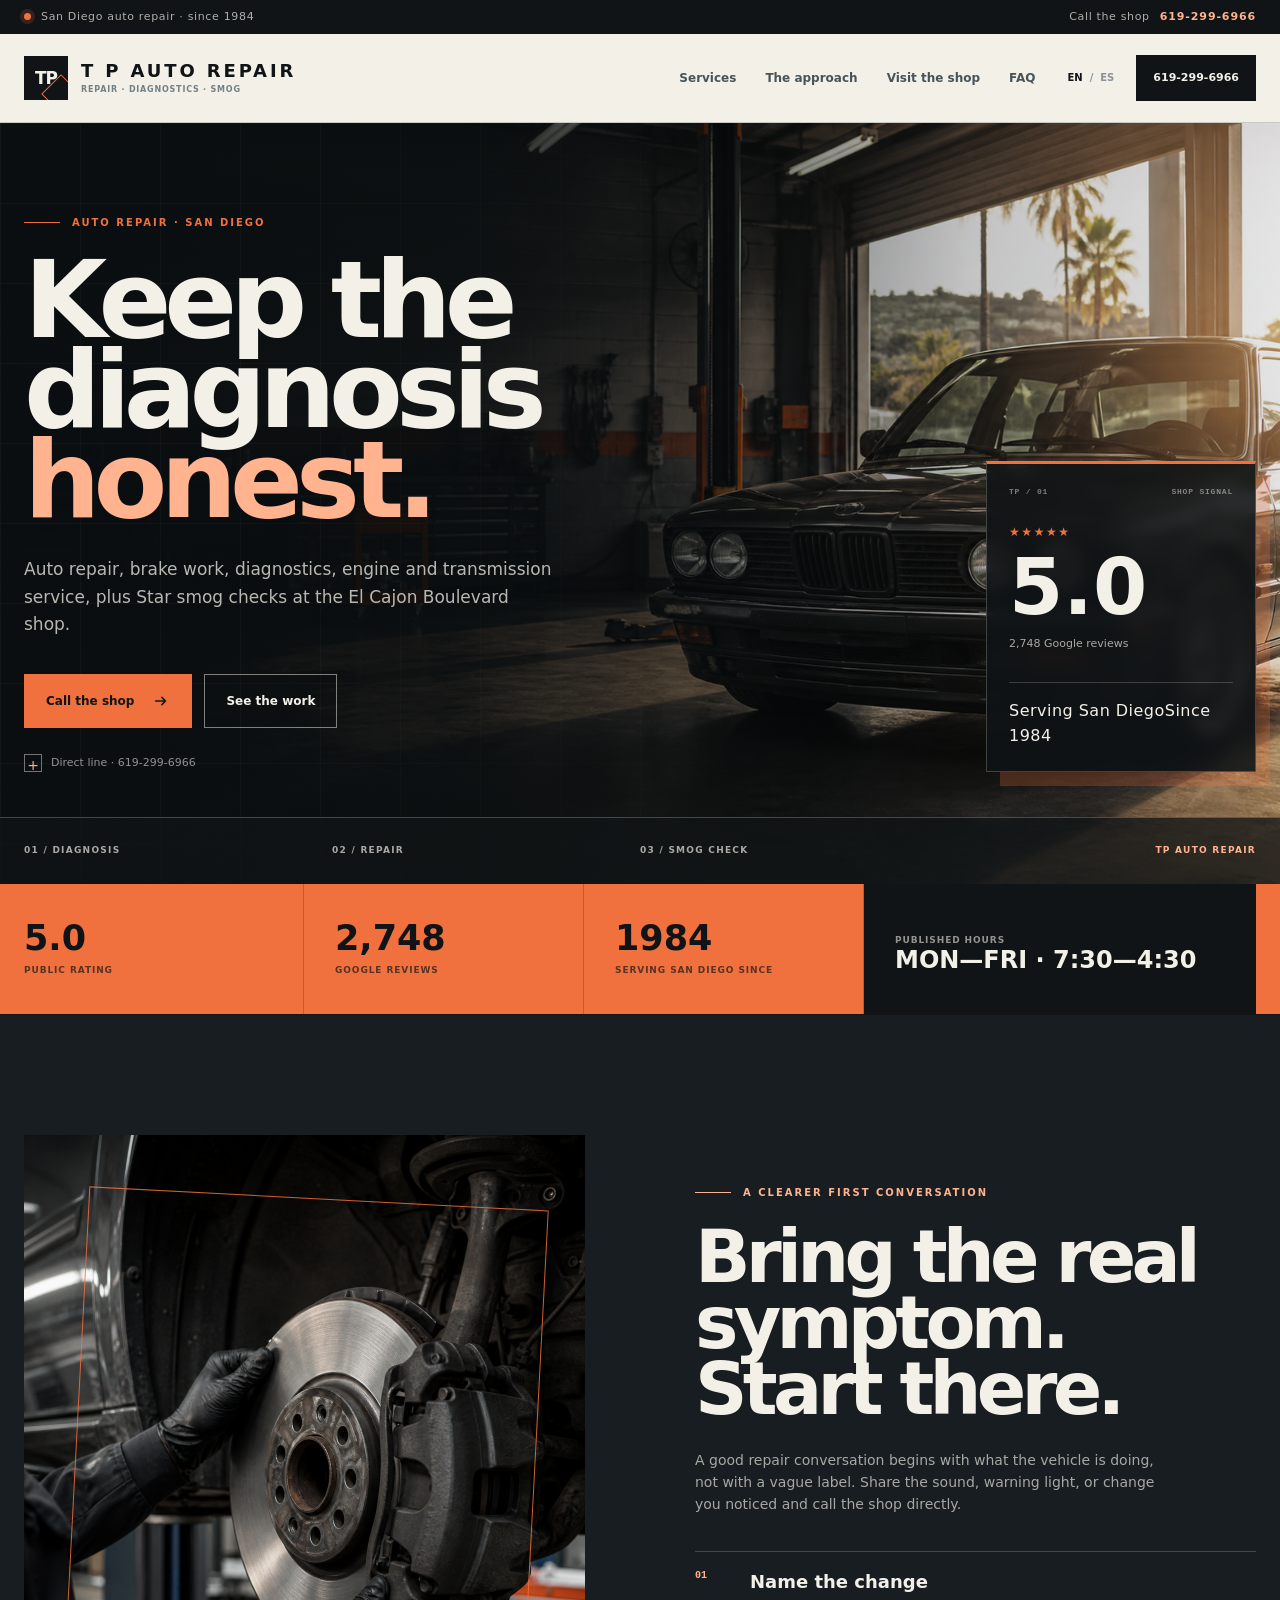
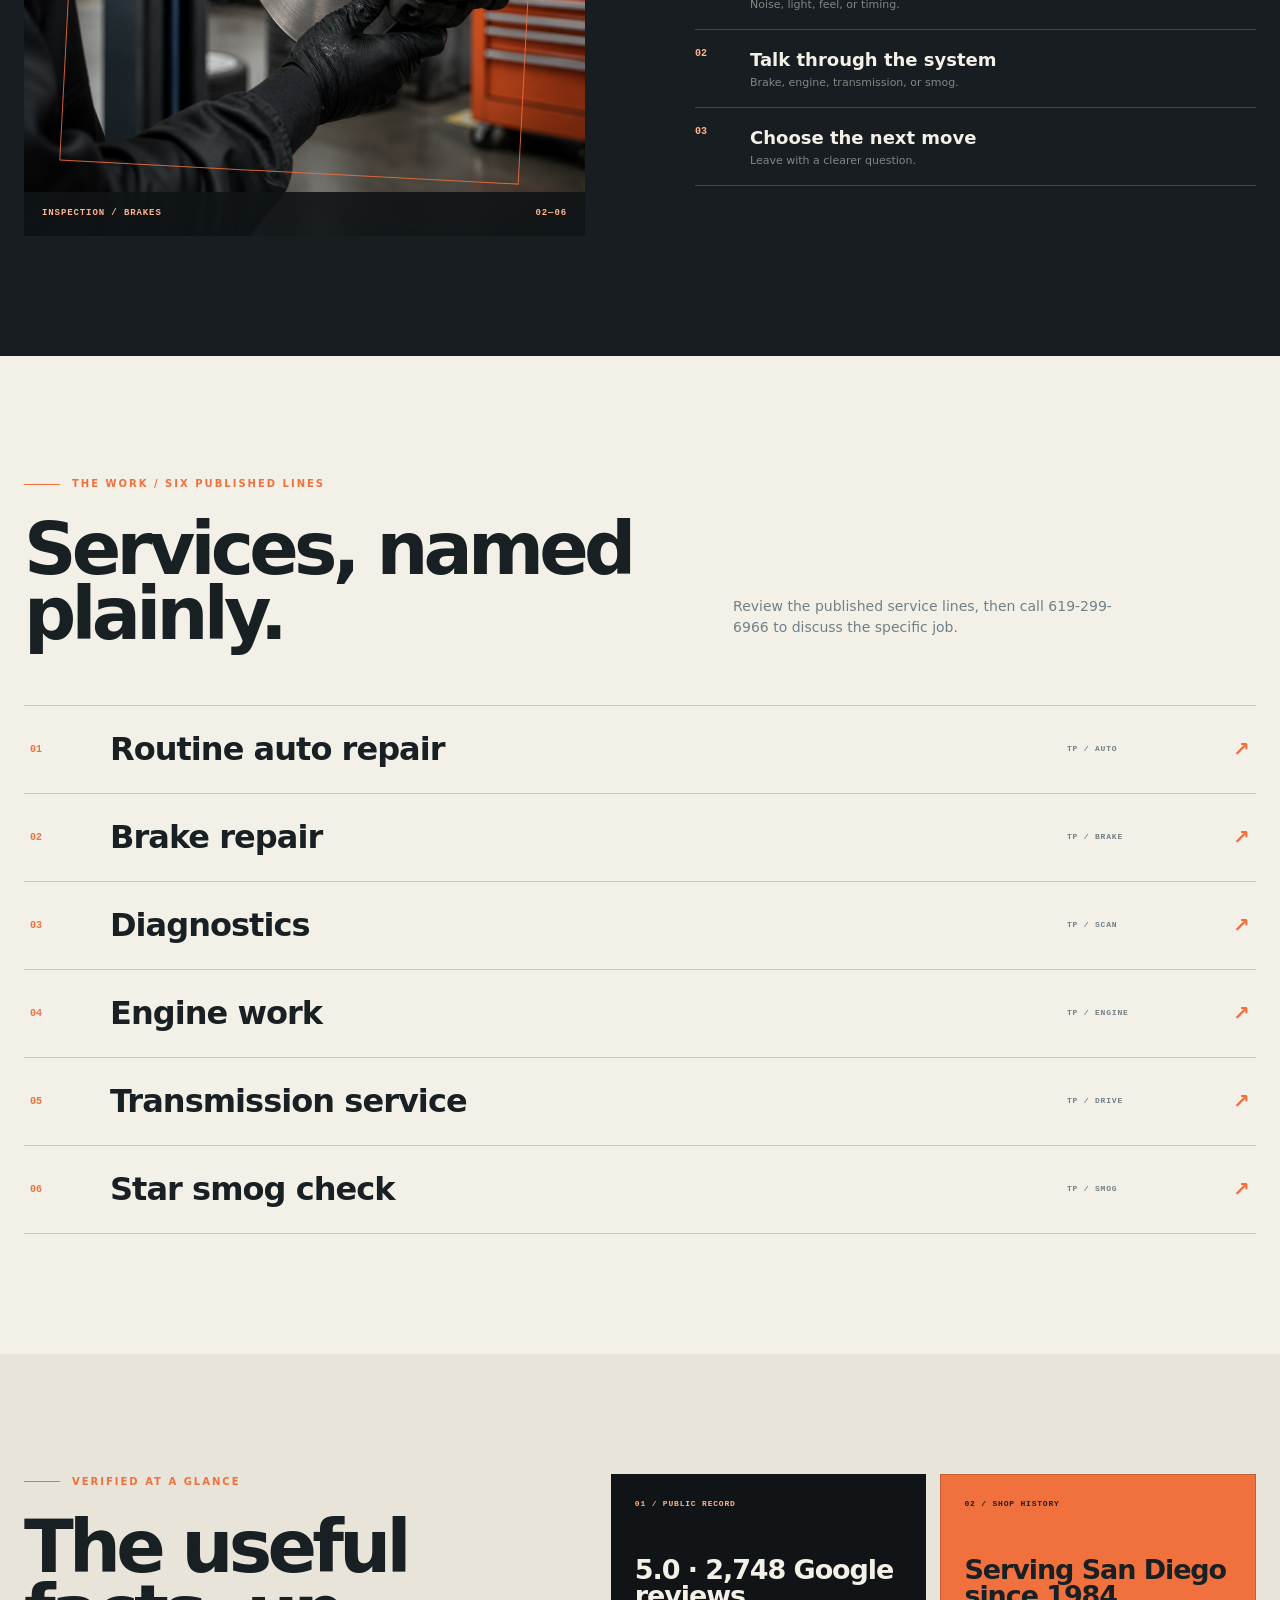
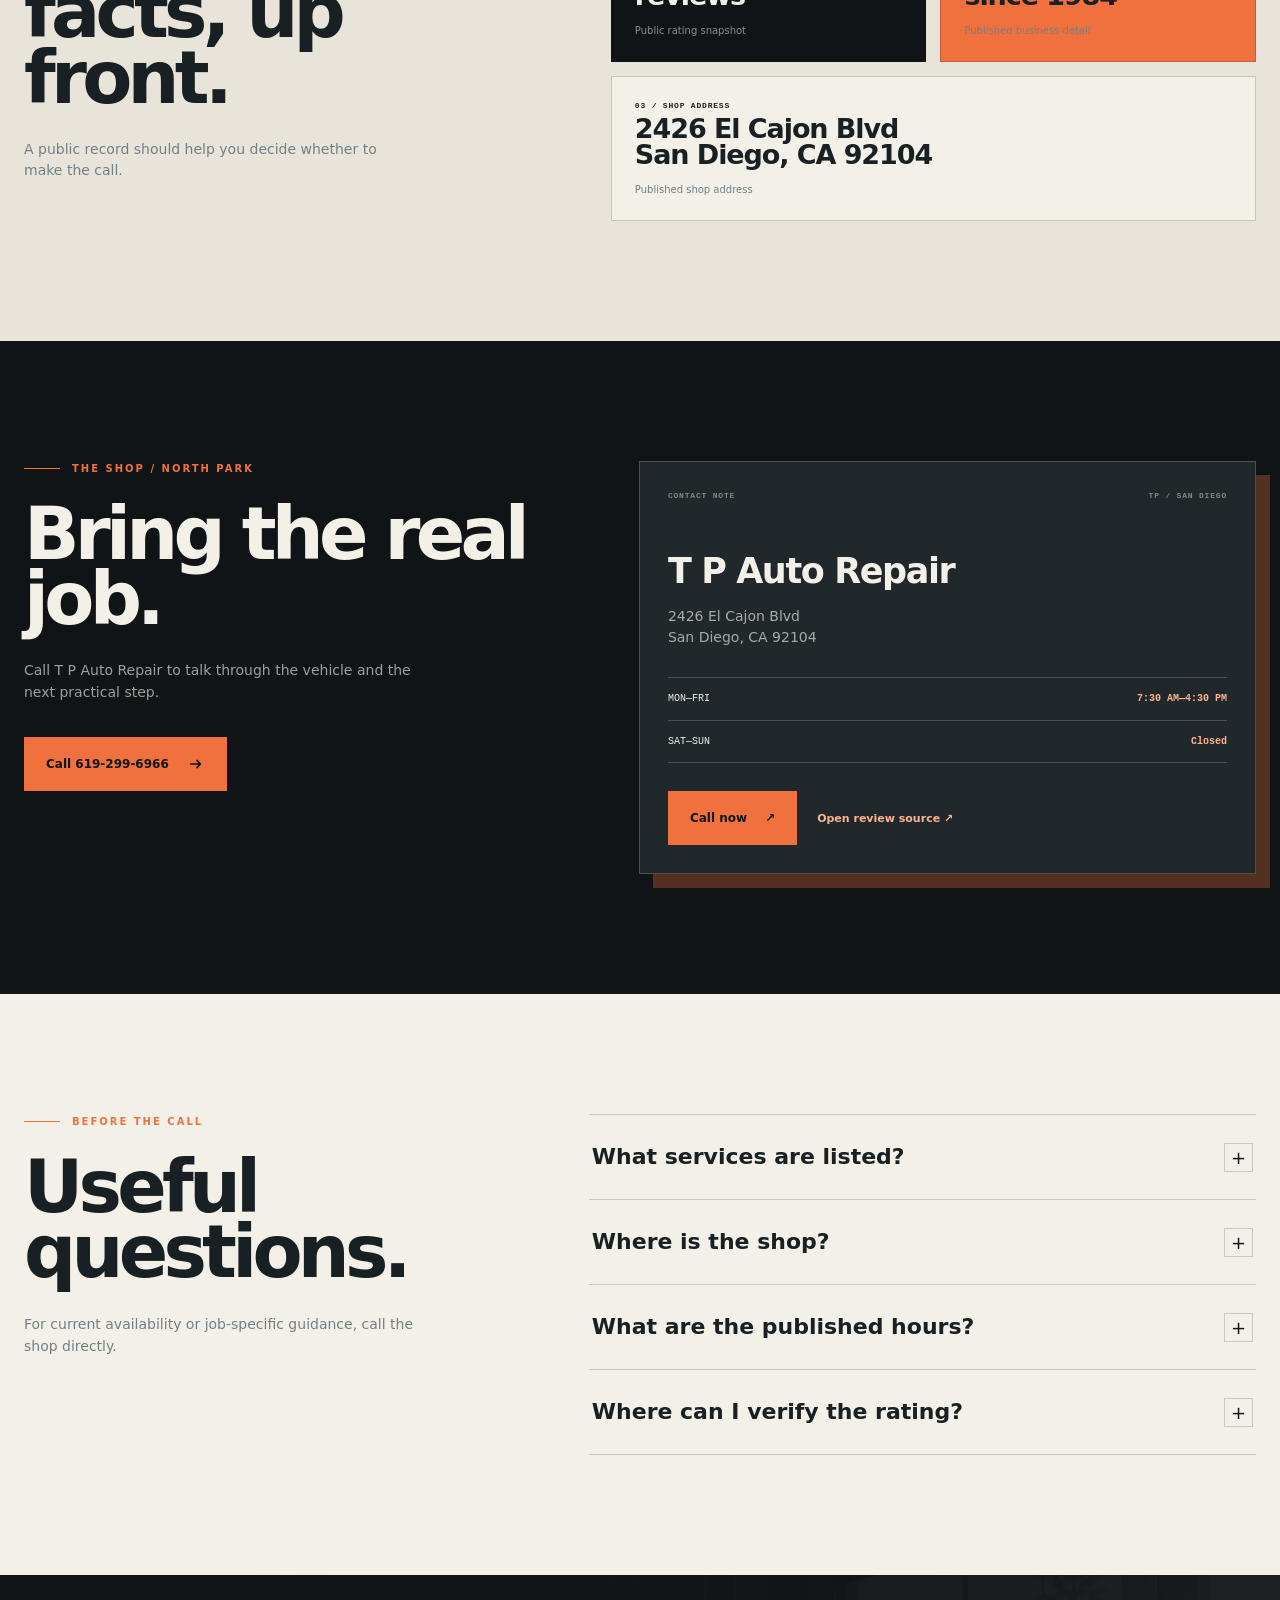
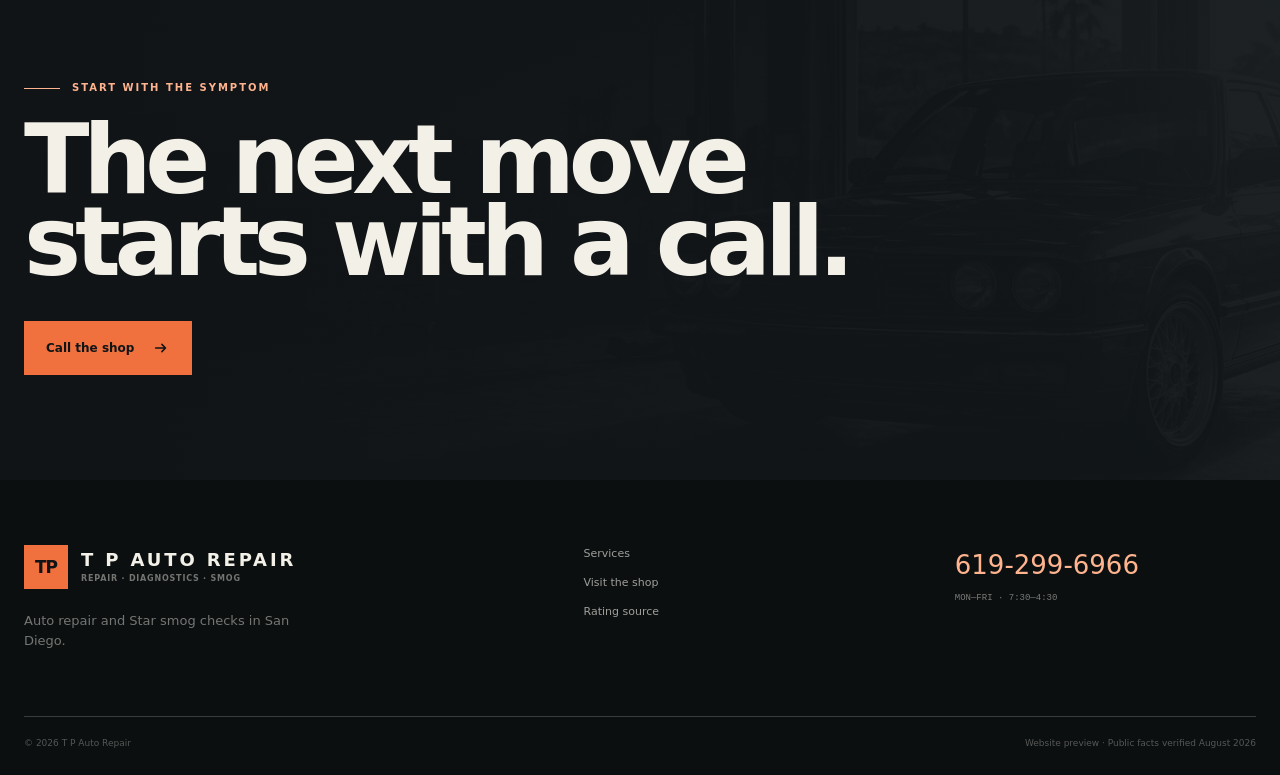
<file: index.html>
<!doctype html>
<html lang="en">
<head>
  <meta charset="utf-8">
  <meta name="viewport" content="width=device-width, initial-scale=1">
  <meta name="theme-color" content="#101416">
  <meta name="description" content="T P Auto Repair provides auto repair and Star smog checks in San Diego, California.">
  <title>T P Auto Repair | San Diego Auto Repair &amp; Star Smog</title>
  <link rel="preload" href="assets/tp-garage.jpg" as="image">
  <link rel="stylesheet" href="styles.css">
  <script type="application/ld+json">{"@context":"https://schema.org","@type":"AutoRepair","name":"T P Auto Repair","telephone":"+1-619-299-6966","address":{"@type":"PostalAddress","streetAddress":"2426 El Cajon Blvd","addressLocality":"San Diego","addressRegion":"CA","postalCode":"92104"},"areaServed":"San Diego, California","openingHours":"Mo-Fr 07:30-16:30","aggregateRating":{"@type":"AggregateRating","ratingValue":"5.0","reviewCount":"2748"}}</script>
</head>
<body>
  <a class="skip-link" href="#main">Skip to content</a>
  <div class="topline"><div class="shell topline-inner"><span><i class="status-dot"></i><span class="lang lang-en">San Diego auto repair · since 1984</span><span class="lang lang-es">Reparación de autos en San Diego · desde 1984</span></span><a href="tel:+16192996966"><span class="lang lang-en">Call the shop</span><span class="lang lang-es">Llame al taller</span><b>619-299-6966</b></a></div></div>
  <header class="site-header" id="top"><div class="shell nav-wrap">
    <a class="brand" href="#top" aria-label="T P Auto Repair home"><span class="brand-mark"><b>TP</b><i></i></span><span class="brand-copy"><strong>T P AUTO REPAIR</strong><small>REPAIR · DIAGNOSTICS · SMOG</small></span></a>
    <button class="menu-toggle" type="button" aria-expanded="false" aria-controls="primary-nav" aria-label="Open menu" onclick="return true"><span></span><span></span><span></span><span class="sr-only">Menu</span></button>
    <nav class="primary-nav" id="primary-nav" aria-label="Primary navigation"><a href="#services"><span class="lang lang-en">Services</span><span class="lang lang-es">Servicios</span></a><a href="#approach"><span class="lang lang-en">The approach</span><span class="lang lang-es">El enfoque</span></a><a href="#contact"><span class="lang lang-en">Visit the shop</span><span class="lang lang-es">Visite el taller</span></a><a href="#faq">FAQ</a></nav>
    <div class="nav-actions"><div class="language" aria-label="Language selection"><button type="button" data-language="en" aria-pressed="true" onclick="return true">EN</button><span>/</span><button type="button" data-language="es" aria-pressed="false" onclick="return true">ES</button></div><a class="nav-call" href="tel:+16192996966">619-299-6966</a></div>
  </div></header>

  <main id="main">
    <section class="hero" aria-labelledby="hero-title"><div class="hero-image" role="img" aria-label="Classic car inside a San Diego auto repair shop"></div><div class="hero-shade"></div><div class="hero-grid-lines" aria-hidden="true"></div><div class="shell hero-inner"><div class="hero-copy reveal"><p class="kicker"><span class="orange-rule"></span><span class="lang lang-en">Auto repair · San Diego</span><span class="lang lang-es">Reparación · San Diego</span></p><h1 id="hero-title"><span class="lang lang-en">Keep the diagnosis <em>honest.</em></span><span class="lang lang-es">Un diagnóstico <em>claro.</em></span></h1><p class="hero-lede"><span class="lang lang-en">Auto repair, brake work, diagnostics, engine and transmission service, plus Star smog checks at the El Cajon Boulevard shop.</span><span class="lang lang-es">Reparación de autos, frenos, diagnósticos, motor y transmisión, además de verificaciones Star smog en el taller de El Cajon Boulevard.</span></p><div class="hero-actions"><a class="button button-orange" href="tel:+16192996966"><span class="lang lang-en">Call the shop</span><span class="lang lang-es">Llame al taller</span><svg viewBox="0 0 20 20" aria-hidden="true"><path d="M4 10h11M11 6l4 4-4 4"/></svg></a><a class="button button-quiet" href="#services"><span class="lang lang-en">See the work</span><span class="lang lang-es">Ver servicios</span></a></div><p class="hero-micro"><span class="micro-mark">+</span><span class="lang lang-en">Direct line · 619-299-6966</span><span class="lang lang-es">Línea directa · 619-299-6966</span></p></div><aside class="rating-object reveal"><div class="object-label"><span>TP / 01</span><span>SHOP SIGNAL</span></div><div class="rating-object-main"><span class="rating-stars">★★★★★</span><strong>5.0</strong><span>2,748 Google reviews</span></div><div class="rating-object-foot"><span>Serving San Diego</span><span>Since 1984</span></div></aside></div><div class="hero-index"><div class="shell hero-index-inner"><span>01 / Diagnosis</span><span>02 / Repair</span><span>03 / Smog check</span><span>TP AUTO REPAIR</span></div></div></section>

    <section class="signal-band" aria-label="Public business signals"><div class="shell signal-grid"><div><strong>5.0</strong><span><span class="lang lang-en">Public rating</span><span class="lang lang-es">Calificación pública</span></span></div><div><strong>2,748</strong><span><span class="lang lang-en">Google reviews</span><span class="lang lang-es">Reseñas de Google</span></span></div><div><strong>1984</strong><span><span class="lang lang-en">Serving San Diego since</span><span class="lang lang-es">Sirviendo San Diego desde</span></span></div><div class="signal-call"><span><span class="lang lang-en">Published hours</span><span class="lang lang-es">Horario publicado</span></span><strong>MON—FRI · 7:30—4:30</strong></div></div></section>

    <section class="section approach-section" id="approach"><div class="shell approach-grid"><figure class="detail-media reveal"><img src="assets/tp-brakes.jpg" alt="Gloved mechanic hands inspecting a brake rotor and caliper" loading="lazy"><figcaption><span>INSPECTION / BRAKES</span><span>02—06</span></figcaption></figure><div class="approach-copy reveal"><p class="kicker light-kicker"><span class="orange-rule"></span><span class="lang lang-en">A clearer first conversation</span><span class="lang lang-es">Una conversación más clara</span></p><h2><span class="lang lang-en">Bring the real symptom. Start there.</span><span class="lang lang-es">Traiga el síntoma real. Comience ahí.</span></h2><p><span class="lang lang-en">A good repair conversation begins with what the vehicle is doing, not with a vague label. Share the sound, warning light, or change you noticed and call the shop directly.</span><span class="lang lang-es">Una buena conversación comienza con lo que hace el vehículo, no con una etiqueta vaga. Comparta el sonido, la luz de advertencia o el cambio que notó y llame directamente al taller.</span></p><div class="approach-points"><div><span>01</span><strong><span class="lang lang-en">Name the change</span><span class="lang lang-es">Describa el cambio</span></strong><small><span class="lang lang-en">Noise, light, feel, or timing.</span><span class="lang lang-es">Ruido, luz, sensación o momento.</span></small></div><div><span>02</span><strong><span class="lang lang-en">Talk through the system</span><span class="lang lang-es">Hable del sistema</span></strong><small><span class="lang lang-en">Brake, engine, transmission, or smog.</span><span class="lang lang-es">Frenos, motor, transmisión o smog.</span></small></div><div><span>03</span><strong><span class="lang lang-en">Choose the next move</span><span class="lang lang-es">Elija el siguiente paso</span></strong><small><span class="lang lang-en">Leave with a clearer question.</span><span class="lang lang-es">Salga con una pregunta más clara.</span></small></div></div></div></div></section>

    <section class="section services-section" id="services"><div class="shell"><div class="section-heading reveal"><div><p class="kicker"><span class="orange-rule"></span><span class="lang lang-en">The work / six published lines</span><span class="lang lang-es">El trabajo / seis servicios</span></p><h2><span class="lang lang-en">Services, named plainly.</span><span class="lang lang-es">Servicios, con nombres claros.</span></h2></div><p><span class="lang lang-en">Review the published service lines, then call 619-299-6966 to discuss the specific job.</span><span class="lang lang-es">Revise los servicios publicados y llame al 619-299-6966 para hablar de su vehículo.</span></p></div><div class="service-list"><a href="tel:+16192996966" class="service-row"><span>01</span><strong><span class="lang lang-en">Routine auto repair</span><span class="lang lang-es">Reparación general</span></strong><small>TP / AUTO</small><b>↗</b></a><a href="tel:+16192996966" class="service-row"><span>02</span><strong><span class="lang lang-en">Brake repair</span><span class="lang lang-es">Reparación de frenos</span></strong><small>TP / BRAKE</small><b>↗</b></a><a href="tel:+16192996966" class="service-row"><span>03</span><strong><span class="lang lang-en">Diagnostics</span><span class="lang lang-es">Diagnósticos</span></strong><small>TP / SCAN</small><b>↗</b></a><a href="tel:+16192996966" class="service-row"><span>04</span><strong><span class="lang lang-en">Engine work</span><span class="lang lang-es">Trabajo de motor</span></strong><small>TP / ENGINE</small><b>↗</b></a><a href="tel:+16192996966" class="service-row"><span>05</span><strong><span class="lang lang-en">Transmission service</span><span class="lang lang-es">Servicio de transmisión</span></strong><small>TP / DRIVE</small><b>↗</b></a><a href="tel:+16192996966" class="service-row"><span>06</span><strong><span class="lang lang-en">Star smog check</span><span class="lang lang-es">Verificación Star smog</span></strong><small>TP / SMOG</small><b>↗</b></a></div></div></section>

    <section class="section record-section"><div class="shell record-grid"><div class="record-heading reveal"><p class="kicker"><span class="orange-rule"></span><span class="lang lang-en">Verified at a glance</span><span class="lang lang-es">Verificado de un vistazo</span></p><h2><span class="lang lang-en">The useful facts, up front.</span><span class="lang lang-es">Los datos útiles, al frente.</span></h2><p><span class="lang lang-en">A public record should help you decide whether to make the call.</span><span class="lang lang-es">Un registro público debe ayudarle a decidir si llamar.</span></p></div><div class="fact-cards"><article class="fact-card dark-card reveal"><span>01 / PUBLIC RECORD</span><strong>5.0 · 2,748 Google reviews</strong><small>Public rating snapshot</small></article><article class="fact-card orange-card reveal"><span>02 / SHOP HISTORY</span><strong>Serving San Diego since 1984</strong><small>Published business detail</small></article><article class="fact-card paper-card reveal"><span>03 / SHOP ADDRESS</span><strong>2426 El Cajon Blvd<br>San Diego, CA 92104</strong><small>Published shop address</small></article></div></div></section>

    <section class="section contact-section" id="contact"><div class="shell contact-grid"><div class="contact-copy reveal"><p class="kicker"><span class="orange-rule"></span><span class="lang lang-en">The shop / North Park</span><span class="lang lang-es">El taller / North Park</span></p><h2><span class="lang lang-en">Bring the real job.</span><span class="lang lang-es">Traiga el trabajo real.</span></h2><p><span class="lang lang-en">Call T P Auto Repair to talk through the vehicle and the next practical step.</span><span class="lang lang-es">Llame a T P Auto Repair para hablar del vehículo y del siguiente paso.</span></p><a class="button button-orange" href="tel:+16192996966"><span class="lang lang-en">Call 619-299-6966</span><span class="lang lang-es">Llame al 619-299-6966</span><svg viewBox="0 0 20 20" aria-hidden="true"><path d="M4 10h11M11 6l4 4-4 4"/></svg></a></div><aside class="shop-card reveal"><div class="object-label"><span>CONTACT NOTE</span><span>TP / SAN DIEGO</span></div><h3>T P Auto Repair</h3><p>2426 El Cajon Blvd<br>San Diego, CA 92104</p><div class="hours"><div><span>MON—FRI</span><strong>7:30 AM—4:30 PM</strong></div><div><span>SAT—SUN</span><strong>Closed</strong></div></div><div class="shop-card-actions"><a class="button button-orange" href="tel:+16192996966"><span class="lang lang-en">Call now</span><span class="lang lang-es">Llame ahora</span> ↗</a><a href="review.html"><span class="lang lang-en">Open review source</span><span class="lang lang-es">Abrir fuente pública</span> ↗</a></div></aside></div></section>

    <section class="section faq-section" id="faq"><div class="shell faq-grid"><div class="faq-heading reveal"><p class="kicker"><span class="orange-rule"></span><span class="lang lang-en">Before the call</span><span class="lang lang-es">Antes de llamar</span></p><h2><span class="lang lang-en">Useful questions.</span><span class="lang lang-es">Preguntas útiles.</span></h2><p><span class="lang lang-en">For current availability or job-specific guidance, call the shop directly.</span><span class="lang lang-es">Para disponibilidad o información específica, llame directamente al taller.</span></p></div><div class="faq-list"><details class="reveal"><summary><span class="lang lang-en">What services are listed?</span><span class="lang lang-es">¿Qué servicios están publicados?</span><span>+</span></summary><p><span class="lang lang-en">Routine auto repair, brake repair, diagnostics, engine work, transmission service, and Star smog checks.</span><span class="lang lang-es">Reparación general, frenos, diagnósticos, motor, transmisión y verificaciones Star smog.</span></p></details><details class="reveal"><summary><span class="lang lang-en">Where is the shop?</span><span class="lang lang-es">¿Dónde está el taller?</span><span>+</span></summary><p>2426 El Cajon Blvd, San Diego, CA 92104.</p></details><details class="reveal"><summary><span class="lang lang-en">What are the published hours?</span><span class="lang lang-es">¿Cuál es el horario publicado?</span><span>+</span></summary><p><span class="lang lang-en">Monday through Friday, 7:30 AM–4:30 PM. Saturday and Sunday are listed as closed.</span><span class="lang lang-es">Lunes a viernes, 7:30 AM–4:30 PM. Sábado y domingo aparecen como cerrados.</span></p></details><details class="reveal"><summary><span class="lang lang-en">Where can I verify the rating?</span><span class="lang lang-es">¿Dónde verifico la calificación?</span><span>+</span></summary><p><span class="lang lang-en">Open the rating-source page to visit the public review profile used for this preview.</span><span class="lang lang-es">Abra la página de fuente para visitar el perfil público usado para esta vista previa.</span></p></details></div></div></section>

    <section class="final-cta"><div class="final-cta-bg"></div><div class="shell final-cta-inner reveal"><p class="kicker light-kicker"><span class="orange-rule"></span><span class="lang lang-en">Start with the symptom</span><span class="lang lang-es">Comience con el síntoma</span></p><h2><span class="lang lang-en">The next move<br>starts with a call.</span><span class="lang lang-es">El siguiente paso<br>comienza con una llamada.</span></h2><a class="button button-orange" href="tel:+16192996966"><span class="lang lang-en">Call the shop</span><span class="lang lang-es">Llame al taller</span><svg viewBox="0 0 20 20" aria-hidden="true"><path d="M4 10h11M11 6l4 4-4 4"/></svg></a></div></section>
  </main>
  <footer><div class="shell footer-inner"><div><a class="brand footer-brand" href="#top"><span class="brand-mark"><b>TP</b><i></i></span><span class="brand-copy"><strong>T P AUTO REPAIR</strong><small>REPAIR · DIAGNOSTICS · SMOG</small></span></a><p><span class="lang lang-en">Auto repair and Star smog checks in San Diego.</span><span class="lang lang-es">Reparación de autos y Star smog en San Diego.</span></p></div><div class="footer-links"><a href="#services"><span class="lang lang-en">Services</span><span class="lang lang-es">Servicios</span></a><a href="#contact"><span class="lang lang-en">Visit the shop</span><span class="lang lang-es">Visite el taller</span></a><a href="review.html"><span class="lang lang-en">Rating source</span><span class="lang lang-es">Fuente pública</span></a></div><div class="footer-phone"><span>619-299-6966</span><small>MON—FRI · 7:30—4:30</small></div></div><div class="shell footer-bottom"><span>© <span id="year"></span> T P Auto Repair</span><span>Website preview · Public facts verified August 2026</span></div></footer>
  <a class="mobile-call" href="tel:+16192996966" aria-label="Call T P Auto Repair"><svg viewBox="0 0 24 24" aria-hidden="true"><path d="M7 3h3l1.5 5-2 1.5c1 2.4 2.6 4 5 5L16 12.5l5 1.5v3c0 2.2-1.8 4-4 4C9.3 21 3 14.7 3 7c0-2.2 1.8-4 4-4Z"/></svg><span><small><span class="lang lang-en">Tap to call</span><span class="lang lang-es">Toque para llamar</span></small>619-299-6966</span></a>
  <script src="script.js"></script>
</body>
</html>
</file>
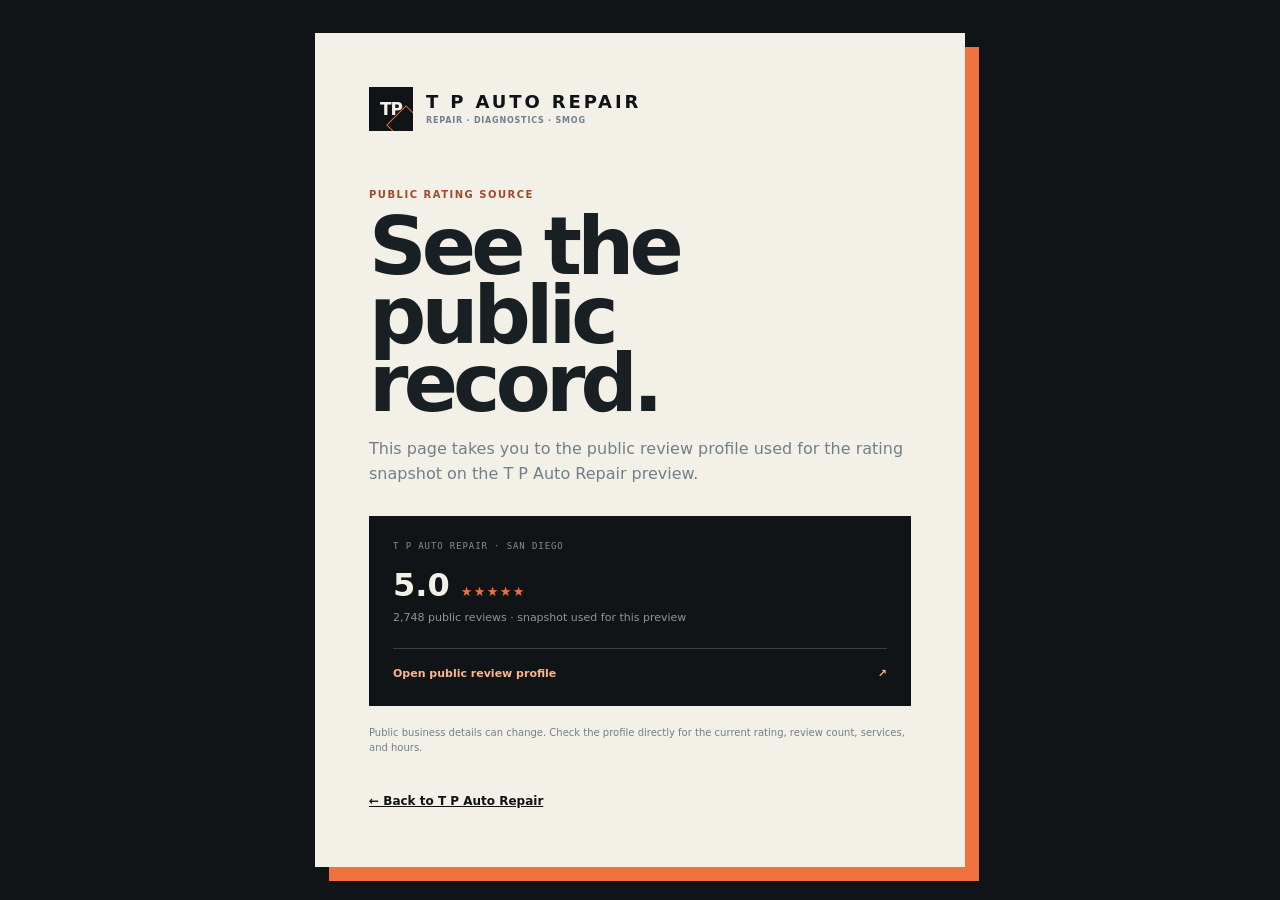
<file: review.html>
<!doctype html>
<html lang="en">
<head>
  <meta charset="utf-8">
  <meta name="viewport" content="width=device-width, initial-scale=1">
  <meta name="theme-color" content="#101416">
  <meta name="description" content="Open the public review profile used for T P Auto Repair's rating snapshot.">
  <title>Public rating source | T P Auto Repair</title>
  <link rel="stylesheet" href="styles.css">
</head>
<body class="review-page">
  <main class="review-card">
    <a class="brand" href="index.html" aria-label="Back to T P Auto Repair home"><span class="brand-mark"><b>TP</b><i></i></span><span class="brand-copy"><strong>T P AUTO REPAIR</strong><small>REPAIR · DIAGNOSTICS · SMOG</small></span></a>
    <p class="eyebrow">Public rating source</p>
    <h1>See the public record.</h1>
    <p class="lede">This page takes you to the public review profile used for the rating snapshot on the T P Auto Repair preview.</p>
    <div class="review-destination"><span class="review-destination-label">T P Auto Repair · San Diego</span><strong>5.0 <span class="review-stars" aria-label="5 out of 5 stars">★★★★★</span></strong><span class="review-count">2,748 public reviews · snapshot used for this preview</span><a href="https://reviews.birdeye.com/t-p-auto-repair-149424414075215" rel="noreferrer">Open public review profile <span aria-hidden="true">↗</span></a></div>
    <p class="review-source">Public business details can change. Check the profile directly for the current rating, review count, services, and hours.</p>
    <a class="back" href="index.html">← Back to T P Auto Repair</a>
  </main>
  <script src="script.js"></script>
</body>
</html>
</file>
<file: styles.css>
:root { --asphalt:#101416; --asphalt-2:#171d20; --orange:#f0713e; --orange-soft:#ffb38e; --paper:#f3f0e8; --paper-2:#e8e4d9; --ink:#182023; --muted:#718087; --line:#c7c9c2; --dark-line:rgba(243,240,232,.2); --shell:1240px; --sans:"Avenir Next",Avenir,Inter,system-ui,sans-serif; --display:"Arial Narrow","Avenir Next Condensed",Inter,system-ui,sans-serif; --mono:"SFMono-Regular",Consolas,monospace; scrollbar-color:#69757a #252c2f; scrollbar-width:thin; }
* { box-sizing:border-box; }
*::-webkit-scrollbar { width:10px; height:10px; }
*::-webkit-scrollbar-track { background:#252c2f; }
*::-webkit-scrollbar-thumb { background:#69757a; border:2px solid #252c2f; border-radius:999px; }
*::-webkit-scrollbar-thumb:hover { background:var(--orange); }
html { scroll-behavior:smooth; }
body { margin:0; background:var(--paper); color:var(--ink); font-family:var(--sans); line-height:1.55; -webkit-font-smoothing:antialiased; }
body.menu-open { overflow:hidden; }
img { display:block; width:100%; }
a { color:inherit; }
button { font:inherit; }
a:focus-visible,button:focus-visible,summary:focus-visible { outline:3px solid var(--orange); outline-offset:4px; }
.shell { width:min(calc(100% - 48px),var(--shell)); margin-inline:auto; }
.lang-es { display:none; }
.sr-only,.skip-link { position:absolute; width:1px; height:1px; padding:0; margin:-1px; overflow:hidden; clip:rect(0,0,0,0); white-space:nowrap; border:0; }
.skip-link:focus { z-index:80; top:12px; left:12px; width:auto; height:auto; margin:0; padding:10px 14px; clip:auto; background:var(--orange); color:var(--asphalt); }
.topline { background:var(--asphalt); color:rgba(243,240,232,.7); font-size:11px; letter-spacing:.06em; }
.topline-inner { min-height:34px; display:flex; align-items:center; justify-content:space-between; gap:20px; }
.topline-inner > span { display:flex; align-items:center; gap:10px; }
.topline a { text-decoration:none; }
.topline b { margin-left:10px; color:var(--orange-soft); letter-spacing:.08em; }
.status-dot { width:7px; height:7px; border-radius:50%; background:var(--orange); box-shadow:0 0 0 4px rgba(240,113,62,.16); }
.site-header { position:relative; z-index:20; background:var(--paper); border-bottom:1px solid var(--line); }
.nav-wrap { min-height:88px; display:flex; align-items:center; gap:30px; }
.brand { display:inline-flex; align-items:center; gap:13px; text-decoration:none; }
.brand-mark { position:relative; display:grid; place-items:center; width:44px; height:44px; overflow:hidden; background:var(--asphalt); color:var(--paper); }
.brand-mark b { position:relative; z-index:1; font-family:var(--display); font-size:17px; letter-spacing:-.06em; }
.brand-mark i { position:absolute; right:-7px; bottom:-8px; width:28px; height:28px; border:1px solid var(--orange); transform:rotate(45deg); }
.brand-copy { display:flex; flex-direction:column; line-height:1; }
.brand-copy strong { color:var(--asphalt); font-size:18px; letter-spacing:.16em; }
.brand-copy small { margin-top:6px; color:var(--muted); font-size:8px; font-weight:800; letter-spacing:.1em; }
.primary-nav { display:flex; align-items:center; gap:29px; margin-left:auto; }
.primary-nav a { position:relative; color:#46545a; font-size:12px; font-weight:800; text-decoration:none; }
.primary-nav a::after { position:absolute; right:100%; bottom:-9px; left:0; height:2px; content:""; background:var(--orange); transition:right .2s ease; }
.primary-nav a:hover::after { right:0; }
.nav-actions { display:flex; align-items:center; gap:20px; }
.language { display:flex; align-items:center; gap:5px; color:#899297; font-size:10px; font-weight:900; }
.language button { padding:2px; border:0; background:none; color:inherit; cursor:pointer; }
.language button[aria-pressed="true"] { color:var(--asphalt); }
.nav-call { padding:14px 17px; background:var(--asphalt); color:var(--paper); font-size:11px; font-weight:900; text-decoration:none; transition:background .2s ease,transform .2s ease; }
.nav-call:hover { background:var(--orange); color:var(--asphalt); transform:translateY(-1px); }
.menu-toggle { display:none; width:42px; height:42px; padding:10px; border:1px solid var(--line); background:transparent; cursor:pointer; }
.menu-toggle > span:not(.sr-only) { display:block; height:1px; margin:5px 0; background:var(--asphalt); }
.hero { position:relative; min-height:760px; overflow:hidden; background:var(--asphalt); color:var(--paper); }
.hero-image,.hero-shade,.hero-grid-lines { position:absolute; inset:0; }
.hero-image { background:url("assets/tp-garage.jpg") center/cover no-repeat; }
.hero-shade { background:linear-gradient(90deg,rgba(10,14,16,.98) 0%,rgba(10,14,16,.88) 35%,rgba(10,14,16,.22) 76%,rgba(10,14,16,.1) 100%); }
.hero-grid-lines { opacity:.2; background-image:linear-gradient(rgba(243,240,232,.18) 1px,transparent 1px),linear-gradient(90deg,rgba(243,240,232,.18) 1px,transparent 1px); background-size:80px 80px; mask-image:linear-gradient(90deg,#000,transparent 68%); }
.hero-inner { position:relative; z-index:2; min-height:700px; display:flex; align-items:center; justify-content:space-between; gap:70px; padding-block:92px 112px; }
.hero-copy { width:min(700px,65%); }
.kicker { display:flex; align-items:center; gap:12px; margin:0 0 24px; color:var(--orange); font-size:10px; font-weight:900; letter-spacing:.2em; text-transform:uppercase; }
.light-kicker { color:var(--orange-soft); }
.orange-rule { width:36px; height:1px; background:currentColor; }
.hero h1,.approach-copy h2,.section-heading h2,.record-heading h2,.contact-copy h2,.faq-heading h2,.final-cta h2 { margin:0; font-family:var(--display); font-weight:900; letter-spacing:-.065em; }
.hero h1 { max-width:710px; font-size:clamp(64px,8.4vw,112px); line-height:.84; }
.hero h1 em { color:var(--orange-soft); font-style:normal; }
.hero-lede { max-width:535px; margin:31px 0 0; color:rgba(243,240,232,.75); font-size:17px; line-height:1.6; }
.hero-actions { display:flex; align-items:center; gap:12px; margin-top:36px; }
.button { min-height:54px; display:inline-flex; align-items:center; justify-content:center; gap:18px; padding:0 21px; border:1px solid transparent; font-size:12px; font-weight:900; text-decoration:none; transition:transform .2s ease,background .2s ease,color .2s ease; }
.button:hover { transform:translateY(-2px); }
.button svg { width:18px; height:18px; }
.button svg path { fill:none; stroke:currentColor; stroke-linecap:round; stroke-linejoin:round; stroke-width:1.7; }
.button-orange { background:var(--orange); color:var(--asphalt); }
.button-orange:hover { background:#ff8b5e; }
.button-quiet { border-color:rgba(243,240,232,.5); color:var(--paper); }
.button-quiet:hover { background:var(--paper); color:var(--asphalt); }
.hero-micro { display:flex; align-items:center; gap:9px; margin:26px 0 0; color:rgba(243,240,232,.58); font-size:11px; }
.micro-mark { display:grid; place-items:center; width:18px; height:18px; border:1px solid rgba(243,240,232,.45); color:var(--orange-soft); font-size:14px; }
.rating-object { align-self:flex-end; width:270px; padding:22px; border:1px solid rgba(243,240,232,.22); border-top:3px solid var(--orange); background:rgba(16,20,22,.88); box-shadow:14px 14px 0 rgba(240,113,62,.25); backdrop-filter:blur(7px); }
.object-label,.object-foot { display:flex; align-items:center; justify-content:space-between; gap:12px; color:rgba(243,240,232,.48); font-family:var(--mono); font-size:8px; font-weight:800; letter-spacing:.1em; }
.rating-object-main { padding:25px 0 28px; }
.rating-stars { display:block; color:var(--orange); font-size:12px; letter-spacing:.13em; }
.rating-object-main strong { display:block; margin:12px 0 9px; font-family:var(--display); font-size:78px; line-height:.86; }
.rating-object-main > span:last-child { color:rgba(243,240,232,.68); font-size:11px; }
.rating-object-foot { padding-top:16px; border-top:1px solid var(--dark-line); letter-spacing:.03em; text-transform:none; }
.hero-index { position:absolute; z-index:3; right:0; bottom:0; left:0; border-top:1px solid rgba(243,240,232,.23); background:rgba(16,20,22,.76); }
.hero-index-inner { min-height:66px; display:grid; grid-template-columns:repeat(4,1fr); align-items:center; }
.hero-index-inner span { color:rgba(243,240,232,.68); font-size:9px; font-weight:900; letter-spacing:.14em; text-transform:uppercase; }
.hero-index-inner span:last-child { color:var(--orange-soft); text-align:right; }
.signal-band { background:var(--orange); border-bottom:1px solid var(--asphalt); }
.signal-grid { min-height:130px; display:grid; grid-template-columns:repeat(3,1fr) 1.4fr; }
.signal-grid > div { display:flex; flex-direction:column; justify-content:center; padding:22px 31px; border-right:1px solid rgba(16,20,22,.22); }
.signal-grid > div:first-child { padding-left:0; }
.signal-grid > div:last-child { border-right:0; }
.signal-grid strong { color:var(--asphalt); font-family:var(--display); font-size:35px; line-height:1; }
.signal-grid span { margin-top:8px; color:rgba(16,20,22,.68); font-size:9px; font-weight:900; letter-spacing:.1em; text-transform:uppercase; }
.signal-call { background:var(--asphalt); }
.signal-call span { color:rgba(243,240,232,.58); }
.signal-call strong { color:var(--paper); font-size:24px; }
.section { padding-block:120px; }
.approach-section { background:var(--asphalt-2); color:var(--paper); }
.approach-grid { display:grid; grid-template-columns:1fr 1fr; align-items:center; gap:110px; }
.detail-media { position:relative; margin:0; overflow:hidden; aspect-ratio:4/5; background:var(--asphalt); }
.detail-media img { height:100%; object-fit:cover; transition:transform .7s cubic-bezier(.2,.7,.2,1); }
.detail-media:hover img { transform:scale(1.035); }
.detail-media::after { position:absolute; inset:9%; content:""; border:1px solid rgba(240,113,62,.85); transform:rotate(3deg); pointer-events:none; }
.detail-media figcaption { position:absolute; right:0; bottom:0; left:0; display:flex; justify-content:space-between; padding:15px 18px; background:rgba(16,20,22,.91); color:var(--orange-soft); font-family:var(--mono); font-size:9px; font-weight:800; letter-spacing:.1em; }
.approach-copy h2,.section-heading h2,.record-heading h2,.contact-copy h2,.faq-heading h2 { font-size:clamp(50px,5.7vw,80px); line-height:.9; }
.approach-copy > p:not(.kicker) { max-width:470px; margin:29px 0 36px; color:rgba(243,240,232,.66); font-size:14px; }
.approach-points { border-top:1px solid var(--dark-line); }
.approach-points div { display:grid; grid-template-columns:40px 1fr; column-gap:15px; padding:16px 0; border-bottom:1px solid var(--dark-line); }
.approach-points div > span { color:var(--orange-soft); font-family:var(--mono); font-size:10px; font-weight:800; }
.approach-points strong { font-family:var(--display); font-size:18px; }
.approach-points small { grid-column:2; color:rgba(243,240,232,.5); font-size:11px; }
.services-section { background:var(--paper); }
.section-heading { display:grid; grid-template-columns:1.1fr .9fr; align-items:end; gap:70px; margin-bottom:58px; }
.section-heading > p,.record-heading > p:not(.kicker),.contact-copy > p:not(.kicker),.faq-heading > p:not(.kicker) { max-width:390px; margin:0 0 8px; color:var(--muted); font-size:14px; }
.service-list { border-top:1px solid var(--line); }
.service-row { display:grid; grid-template-columns:62px minmax(0,1fr) 130px 35px; align-items:center; gap:18px; min-height:88px; padding:13px 6px; border-bottom:1px solid var(--line); text-decoration:none; transition:background .2s ease,padding .2s ease; }
.service-row:hover { padding-inline:18px; background:var(--paper-2); }
.service-row > span { color:var(--orange); font-family:var(--mono); font-size:10px; font-weight:900; }
.service-row strong { font-family:var(--display); font-size:clamp(22px,2.5vw,32px); letter-spacing:-.03em; }
.service-row small { color:var(--muted); font-family:var(--mono); font-size:8px; font-weight:800; letter-spacing:.1em; }
.service-row b { color:var(--orange); font-size:20px; text-align:right; }
.record-section { background:var(--paper-2); }
.record-grid { display:grid; grid-template-columns:.85fr 1.15fr; gap:110px; align-items:start; }
.record-heading > p:not(.kicker) { margin-top:28px; }
.fact-cards { display:grid; grid-template-columns:repeat(2,1fr); gap:14px; }
.fact-card { min-height:188px; display:flex; flex-direction:column; padding:23px; border:1px solid rgba(16,20,22,.2); }
.fact-card > span { font-family:var(--mono); font-size:8px; font-weight:800; letter-spacing:.1em; }
.fact-card strong { margin-top:auto; font-family:var(--display); font-size:27px; line-height:.95; letter-spacing:-.04em; }
.fact-card small { margin-top:14px; color:var(--muted); font-size:10px; }
.dark-card { color:var(--paper); background:var(--asphalt); border-color:var(--asphalt); transform:translateY(15px); }
.dark-card > span { color:var(--orange-soft); }
.dark-card small { color:rgba(243,240,232,.55); }
.orange-card { background:var(--orange); transform:translateY(-8px); }
.paper-card { grid-column:1/-1; min-height:145px; background:var(--paper); }
.contact-section { background:var(--asphalt); color:var(--paper); }
.contact-grid { display:grid; grid-template-columns:.9fr 1.1fr; gap:110px; align-items:start; }
.contact-copy > p:not(.kicker) { margin:28px 0 34px; color:rgba(243,240,232,.63); }
.shop-card { padding:28px; background:#20282c; border:1px solid var(--dark-line); box-shadow:14px 14px 0 rgba(240,113,62,.3); }
.shop-card h3 { margin:42px 0 7px; font-family:var(--display); font-size:35px; letter-spacing:-.04em; }
.shop-card > p { margin:0; color:rgba(243,240,232,.65); font-size:14px; }
.hours { margin:28px 0; border-top:1px solid var(--dark-line); }
.hours div { display:flex; justify-content:space-between; gap:20px; padding:13px 0; border-bottom:1px solid var(--dark-line); font-family:var(--mono); font-size:10px; }
.hours strong { color:var(--orange-soft); font-weight:800; }
.shop-card-actions { display:flex; align-items:center; gap:20px; flex-wrap:wrap; }
.shop-card-actions > a:last-child { color:var(--orange-soft); font-size:11px; font-weight:900; text-decoration:none; }
.faq-section { background:var(--paper); }
.faq-grid { display:grid; grid-template-columns:.8fr 1.2fr; gap:120px; }
.faq-heading > p:not(.kicker) { margin-top:29px; }
.faq-list { border-top:1px solid var(--line); }
.faq-list details { border-bottom:1px solid var(--line); }
.faq-list summary { display:flex; align-items:center; justify-content:space-between; gap:20px; padding:25px 3px; font-family:var(--display); font-size:22px; font-weight:900; cursor:pointer; list-style:none; }
.faq-list summary::-webkit-details-marker { display:none; }
.faq-list summary > span:last-child { display:grid; place-items:center; width:29px; height:29px; border:1px solid var(--line); color:var(--asphalt); font-family:var(--sans); font-size:18px; font-weight:400; transition:transform .2s ease,background .2s ease; }
.faq-list details[open] summary > span:last-child { transform:rotate(45deg); background:var(--orange); }
.faq-list details p { max-width:650px; margin:-3px 40px 24px 3px; color:var(--muted); font-size:13px; }
.final-cta { position:relative; overflow:hidden; background:var(--asphalt-2); color:var(--paper); }
.final-cta-bg { position:absolute; inset:0; opacity:.17; background:url("assets/tp-garage.jpg") center/cover no-repeat; filter:grayscale(1); }
.final-cta::after { position:absolute; inset:0; content:""; background:linear-gradient(90deg,rgba(16,20,22,.98),rgba(16,20,22,.72)); }
.final-cta-inner { position:relative; z-index:1; padding-block:105px; }
.final-cta h2 { max-width:850px; font-size:clamp(60px,7.5vw,100px); line-height:.85; }
.final-cta .button { margin-top:38px; }
footer { padding:65px 0 24px; background:#0b0f10; color:var(--paper); }
.footer-inner { display:grid; grid-template-columns:1.3fr .8fr .8fr; gap:70px; }
.footer-brand .brand-mark { background:var(--orange); color:var(--asphalt); }
.footer-brand .brand-copy strong { color:var(--paper); }
.footer-brand .brand-copy small { color:rgba(243,240,232,.45); }
.footer-inner > div:first-child > p { max-width:285px; margin-top:22px; color:rgba(243,240,232,.46); font-size:13px; }
.footer-links { display:flex; flex-direction:column; align-items:flex-start; gap:12px; }
.footer-links a { color:rgba(243,240,232,.64); font-size:11px; text-decoration:none; }
.footer-links a:hover { color:var(--orange-soft); }
.footer-phone { display:flex; flex-direction:column; align-items:flex-start; gap:7px; }
.footer-phone span { color:var(--orange-soft); font-family:var(--display); font-size:26px; }
.footer-phone small { color:rgba(243,240,232,.48); font-family:var(--mono); font-size:9px; }
.footer-bottom { display:flex; justify-content:space-between; gap:20px; margin-top:52px; padding-top:20px; border-top:1px solid var(--dark-line); color:rgba(243,240,232,.32); font-size:9px; }
.mobile-call { display:none; }
.review-page { min-height:100svh; display:grid; place-items:center; padding:30px; background:var(--asphalt); }
.review-card { width:min(650px,100%); padding:54px; background:var(--paper); box-shadow:14px 14px 0 var(--orange); }
.review-card .brand { margin-bottom:46px; }
.review-card .eyebrow { color:#a34828; font-size:10px; font-weight:900; letter-spacing:.15em; text-transform:uppercase; }
.review-card h1 { margin:9px 0 18px; color:var(--ink); font-family:var(--display); font-size:clamp(50px,8vw,80px); line-height:.86; letter-spacing:-.06em; }
.review-card > .lede { color:var(--muted); }
.review-destination { margin-top:29px; padding:24px; background:var(--asphalt); color:var(--paper); }
.review-destination-label,.review-destination strong,.review-destination .review-count { display:block; }
.review-destination-label { color:rgba(243,240,232,.55); font-family:var(--mono); font-size:9px; letter-spacing:.1em; text-transform:uppercase; }
.review-destination strong { margin-top:15px; font-family:var(--display); font-size:32px; line-height:1; }
.review-stars { color:var(--orange); font-family:var(--sans); font-size:13px; letter-spacing:.1em; }
.review-count { margin-top:8px; color:rgba(243,240,232,.58); font-size:11px; }
.review-destination a { display:flex; justify-content:space-between; margin-top:22px; padding-top:16px; border-top:1px solid var(--dark-line); color:var(--orange-soft); font-size:11px; font-weight:900; text-decoration:none; }
.review-source { margin-top:19px; color:var(--muted); font-size:10px; }
.back { display:inline-block; margin-top:26px; color:var(--asphalt); font-size:12px; font-weight:900; }
.reveal { opacity:0; transform:translateY(18px); transition:opacity .65s ease,transform .65s ease; }
.reveal.is-visible { opacity:1; transform:none; }
@media (prefers-reduced-motion:reduce) { html { scroll-behavior:auto; } .reveal { opacity:1; transform:none; transition:none; } * { transition-duration:.01ms !important; } }
@media (max-width:1080px) { .primary-nav { gap:18px; } .nav-call { display:none; } .hero-copy { width:min(700px,70%); } .approach-grid,.record-grid,.contact-grid,.faq-grid { gap:70px; } .footer-inner { grid-template-columns:1.25fr .8fr; } .footer-phone { display:none; } }
@media (max-width:820px) { .shell { width:min(calc(100% - 34px),var(--shell)); } .nav-wrap { min-height:74px; } .brand-mark { width:38px; height:38px; } .brand-copy strong { font-size:16px; } .menu-toggle { display:block; margin-left:auto; } .primary-nav { position:fixed; z-index:21; inset:106px 0 0; display:flex; flex-direction:column; align-items:stretch; gap:0; padding:25px 24px 100px; background:var(--paper); transform:translateX(100%); visibility:hidden; transition:transform .3s ease,visibility .3s ease; } .primary-nav.open { transform:translateX(0); visibility:visible; } .primary-nav a { padding:21px 0; border-bottom:1px solid var(--line); font-family:var(--display); font-size:28px; } .primary-nav a::after { display:none; } .nav-actions { gap:9px; } .hero { min-height:770px; } .hero-image { background-position:64% center; } .hero-shade { background:linear-gradient(90deg,rgba(10,14,16,.96),rgba(10,14,16,.47)); } .hero-inner { min-height:700px; align-items:end; padding-block:84px 118px; } .hero-copy { width:100%; } .rating-object { display:none; } .hero-index-inner { grid-template-columns:repeat(3,1fr); } .hero-index-inner span:last-child { display:none; } .signal-grid { grid-template-columns:repeat(3,1fr); } .signal-call { grid-column:1/-1; min-height:96px; align-items:center; text-align:center; } .signal-grid > div:first-child { padding-left:17px; } .approach-grid,.record-grid,.contact-grid,.faq-grid { grid-template-columns:1fr; gap:48px; } .section { padding-block:90px; } .detail-media { aspect-ratio:1.15/1; } .section-heading { grid-template-columns:1fr; gap:32px; margin-bottom:45px; } .record-grid { gap:45px; } .faq-grid { gap:42px; } .footer-inner { grid-template-columns:1fr 1fr; } .footer-inner > div:first-child { grid-column:1/-1; } }
@media (max-width:560px) { body { padding-bottom:72px; } .shell { width:calc(100% - 28px); } .topline-inner > span { max-width:205px; white-space:nowrap; overflow:hidden; text-overflow:ellipsis; } .topline b { margin-left:0; font-size:9px; } .topline-inner a > .lang { display:none !important; } .nav-wrap { gap:9px; } .site-header .brand-mark { width:34px; height:34px; } .site-header .brand-copy strong { font-size:13px; letter-spacing:.12em; } .site-header .brand-copy small { display:none; } .language { font-size:9px; } .hero { min-height:710px; } .hero-inner { min-height:640px; padding-bottom:103px; } .hero h1 { font-size:clamp(52px,15vw,72px); } .hero-lede { margin-top:24px; font-size:15px; } .hero-actions { align-items:stretch; flex-direction:column; margin-top:28px; } .button { width:100%; } .hero-micro { font-size:10px; } .hero-index { display:none; } .signal-grid > div { min-height:95px; padding:15px 8px; } .signal-grid > div:first-child { padding-left:8px; } .signal-grid strong { font-size:27px; } .signal-grid span { font-size:7px; line-height:1.35; } .signal-call strong { font-size:22px; } .section { padding-block:72px; } .approach-copy h2,.section-heading h2,.record-heading h2,.contact-copy h2,.faq-heading h2 { font-size:46px; } .detail-media { aspect-ratio:1/.94; } .approach-points div { grid-template-columns:32px 1fr; column-gap:11px; } .service-row { grid-template-columns:37px 1fr 24px; gap:10px; min-height:78px; } .service-row small { display:none; } .service-row strong { font-size:23px; } .service-row:hover { padding-inline:8px; } .fact-cards { grid-template-columns:1fr; } .fact-card,.dark-card,.orange-card,.paper-card { min-height:155px; transform:none; grid-column:auto; } .shop-card { padding:22px; } .shop-card h3 { margin-top:36px; font-size:32px; } .hours div { align-items:flex-start; flex-direction:column; gap:4px; } .shop-card-actions { align-items:stretch; flex-direction:column; } .shop-card-actions .button { width:100%; } .final-cta-inner { padding-block:80px; } .final-cta h2 { font-size:56px; } footer { padding-top:56px; } .footer-inner { grid-template-columns:1fr; gap:35px; } .footer-inner > div:first-child { grid-column:auto; } .footer-bottom { align-items:flex-start; flex-direction:column; margin-top:43px; } .mobile-call { position:fixed; z-index:30; right:0; bottom:0; left:0; height:72px; display:flex; align-items:center; justify-content:center; gap:12px; background:var(--orange); color:var(--asphalt); box-shadow:0 -8px 26px rgba(0,0,0,.18); text-decoration:none; } .mobile-call svg { width:24px; height:24px; } .mobile-call svg path { fill:none; stroke:currentColor; stroke-linecap:round; stroke-linejoin:round; stroke-width:1.7; } .mobile-call > span { display:flex; flex-direction:column; font-size:16px; font-weight:900; line-height:1.15; } .mobile-call small { font-size:8px; letter-spacing:.1em; text-transform:uppercase; } .review-page { padding:18px; } .review-card { padding:34px 24px; box-shadow:8px 8px 0 var(--orange); } }
@media (forced-colors:active) { * { scrollbar-color:auto; } .button-orange { border:2px solid ButtonText; } }
</file>
